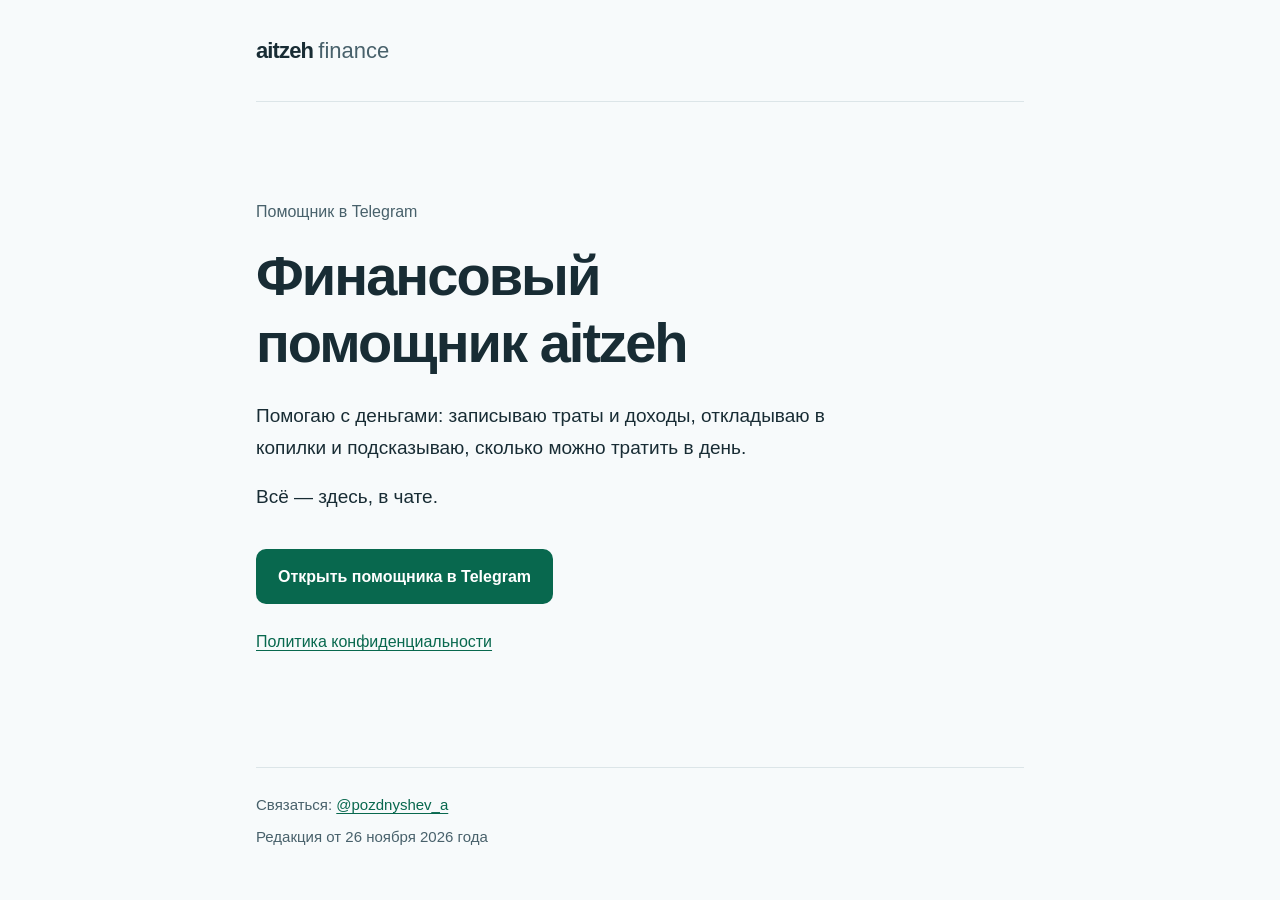
<file: index.html>
<!doctype html>
<html lang="ru">
<head>
  <meta charset="utf-8">
  <meta name="viewport" content="width=device-width, initial-scale=1">
  <meta name="description" content="Финансовый помощник aitzeh в Telegram: учёт трат и доходов, копилки и дневной лимит.">
  <title>Финансовый помощник aitzeh</title>
  <link rel="stylesheet" href="styles.css">
</head>
<body>
  <header class="site-header"><a class="brand" href="./">aitzeh <span>finance</span></a></header>
  <main class="home">
    <p class="eyebrow">Помощник в Telegram</p>
    <h1>Финансовый помощник aitzeh</h1>
    <div class="intro">
      <p>Помогаю с деньгами: записываю траты и доходы, откладываю в копилки и подсказываю, сколько можно тратить в день.</p>
      <p>Всё — здесь, в чате.</p>
    </div>
    <a class="button" href="https://t.me/aitzeh_finance_bot">Открыть помощника в Telegram</a>
    <p class="policy-link"><a href="privacy.html">Политика конфиденциальности</a></p>
  </main>
  <footer class="site-footer">
    <p>Связаться: <a href="https://t.me/pozdnyshev_a">@pozdnyshev_a</a></p>
    <p>Редакция от <time datetime="2026-11-26">26 ноября 2026 года</time></p>
  </footer>
</body>
</html>
</file>
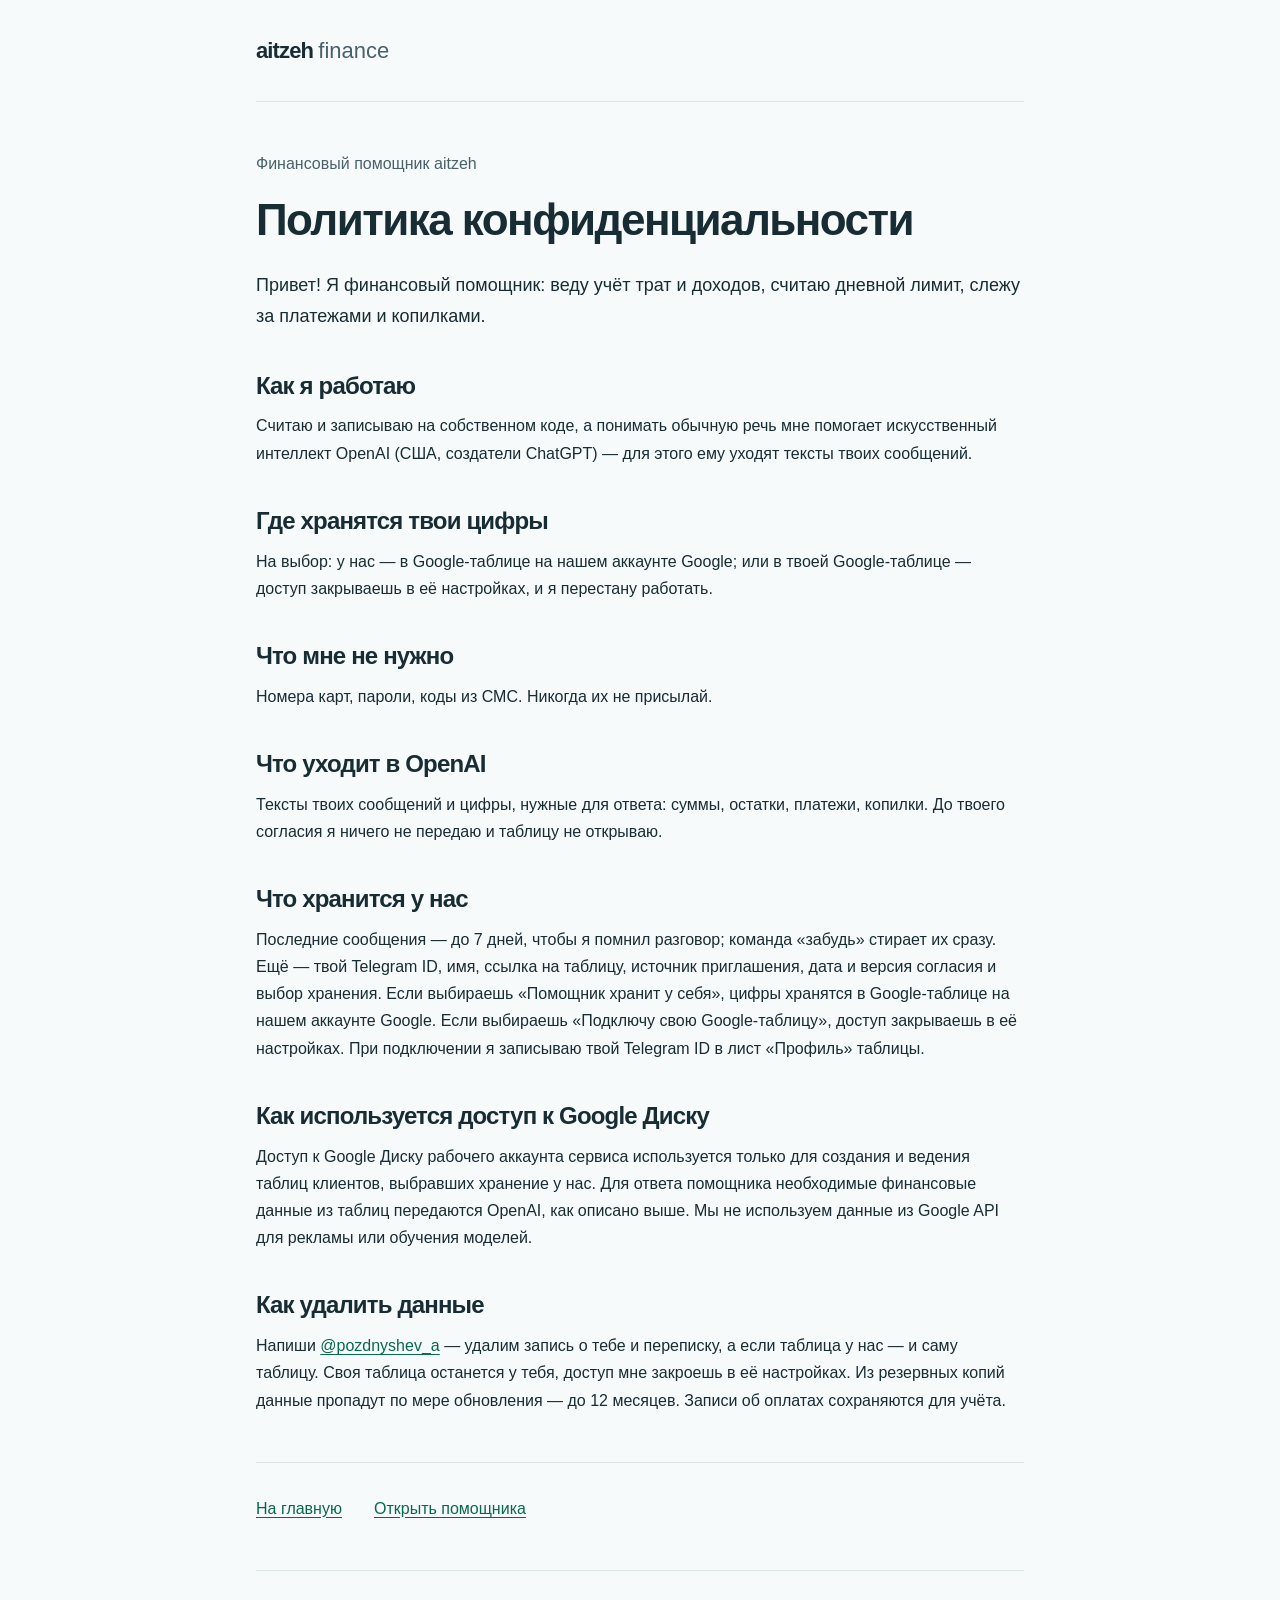
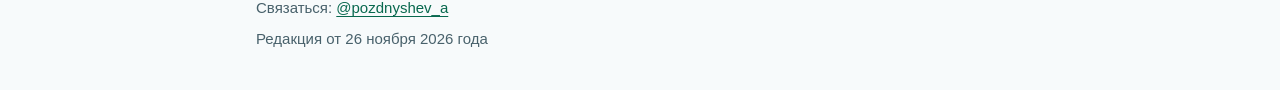
<file: privacy.html>
<!doctype html>
<html lang="ru">
<head>
  <meta charset="utf-8">
  <meta name="viewport" content="width=device-width, initial-scale=1">
  <meta name="description" content="Как финансовый помощник aitzeh обрабатывает сообщения и данные, где хранятся цифры и как удалить данные.">
  <title>Политика конфиденциальности — aitzeh finance</title>
  <link rel="stylesheet" href="styles.css">
</head>
<body>
  <header class="site-header"><a class="brand" href="./">aitzeh <span>finance</span></a></header>
  <main class="policy">
    <p class="eyebrow">Финансовый помощник aitzeh</p>
    <h1>Политика конфиденциальности</h1>
    <p class="lede">Привет! Я финансовый помощник: веду учёт трат и доходов, считаю дневной лимит, слежу за платежами и копилками.</p>

    <section aria-labelledby="work">
      <h2 id="work">Как я работаю</h2>
      <p>Считаю и записываю на собственном коде, а понимать обычную речь мне помогает искусственный интеллект OpenAI (США, создатели ChatGPT) — для этого ему уходят тексты твоих сообщений.</p>
    </section>
    <section aria-labelledby="storage">
      <h2 id="storage">Где хранятся твои цифры</h2>
      <p>На выбор: у нас — в Google-таблице на нашем аккаунте Google; или в твоей Google-таблице — доступ закрываешь в её настройках, и я перестану работать.</p>
    </section>
    <section aria-labelledby="sensitive">
      <h2 id="sensitive">Что мне не нужно</h2>
      <p>Номера карт, пароли, коды из СМС. Никогда их не присылай.</p>
    </section>
    <section aria-labelledby="openai">
      <h2 id="openai">Что уходит в OpenAI</h2>
      <p>Тексты твоих сообщений и цифры, нужные для ответа: суммы, остатки, платежи, копилки. До твоего согласия я ничего не передаю и таблицу не открываю.</p>
    </section>
    <section aria-labelledby="service-data">
      <h2 id="service-data">Что хранится у нас</h2>
      <p>Последние сообщения — до 7 дней, чтобы я помнил разговор; команда «забудь» стирает их сразу. Ещё — твой Telegram ID, имя, ссылка на таблицу, источник приглашения, дата и версия согласия и выбор хранения. Если выбираешь «Помощник хранит у себя», цифры хранятся в Google-таблице на нашем аккаунте Google. Если выбираешь «Подключу свою Google-таблицу», доступ закрываешь в её настройках. При подключении я записываю твой Telegram ID в лист «Профиль» таблицы.</p>
    </section>
    <section aria-labelledby="google">
      <h2 id="google">Как используется доступ к Google Диску</h2>
      <p>Доступ к Google Диску рабочего аккаунта сервиса используется только для создания и ведения таблиц клиентов, выбравших хранение у нас. Для ответа помощника необходимые финансовые данные из таблиц передаются OpenAI, как описано выше. Мы не используем данные из Google API для рекламы или обучения моделей.</p>
    </section>
    <section aria-labelledby="deletion">
      <h2 id="deletion">Как удалить данные</h2>
      <p>Напиши <a href="https://t.me/pozdnyshev_a">@pozdnyshev_a</a> — удалим запись о тебе и переписку, а если таблица у нас — и саму таблицу. Своя таблица останется у тебя, доступ мне закроешь в её настройках. Из резервных копий данные пропадут по мере обновления — до 12 месяцев. Записи об оплатах сохраняются для учёта.</p>
    </section>
    <nav class="page-nav" aria-label="Навигация"><a href="./">На главную</a><a href="https://t.me/aitzeh_finance_bot">Открыть помощника</a></nav>
  </main>
  <footer class="site-footer">
    <p>Связаться: <a href="https://t.me/pozdnyshev_a">@pozdnyshev_a</a></p>
    <p>Редакция от <time datetime="2026-11-26">26 ноября 2026 года</time></p>
  </footer>
</body>
</html>
</file>
<file: styles.css>
:root {
  color-scheme: light;
  font-family: -apple-system, BlinkMacSystemFont, "Segoe UI", sans-serif;
  font-size: 100%;
  line-height: 1.7;
  color: #182c34;
  background: #f7fafb;
  -webkit-text-size-adjust: 100%;
}
* { box-sizing: border-box; }
body { margin: 0; }
a { color: #08684e; text-underline-offset: .2em; }
a:hover { color: #034c39; }
a:focus-visible { outline: 3px solid #bd6b10; outline-offset: 5px; }
.site-header, main, .site-footer { width: min(100% - 2.5rem, 48rem); margin-inline: auto; }
.site-header { padding-block: 2rem; border-bottom: 1px solid #dce5e8; }
.brand { color: #182c34; font-size: 1.375rem; font-weight: 750; text-decoration: none; letter-spacing: -.04em; }
.brand span { font-weight: 400; color: #48616b; letter-spacing: 0; }
.eyebrow { color: #48616b; font-size: 1rem; margin: 0 0 1rem; }
h1, h2 { line-height: 1.2; letter-spacing: -.035em; text-wrap: balance; }
h1 { font-size: clamp(2rem, 5.5vw, 3.5rem); margin: 0 0 1.5rem; }
h2 { font-size: 1.5rem; margin: 0 0 .75rem; }
p { margin: 0 0 1rem; }
.home { padding-block: clamp(3rem, 10vw, 6rem); }
.intro { max-width: 39rem; font-size: 1.1875rem; }
.button { display: inline-block; margin-top: 1.25rem; padding: .875rem 1.375rem; background: #08684e; color: #fff; border-radius: .625rem; font-size: 1rem; font-weight: 600; text-decoration: none; }
.button:hover { color: #fff; background: #034c39; }
.policy-link { margin-top: 1.5rem; }
.policy { padding-block: 3rem; }
.policy h1 { font-size: clamp(2rem, 5vw, 2.75rem); overflow-wrap: anywhere; }
.lede { font-size: 1.125rem; }
.policy section { margin-top: 2.5rem; }
.page-nav { display: flex; flex-wrap: wrap; gap: 1rem 2rem; padding-top: 2rem; margin-top: 3rem; border-top: 1px solid #dce5e8; }
.site-footer { border-top: 1px solid #dce5e8; padding-block: 1.5rem 2rem; color: #48616b; font-size: .9375rem; }
.site-footer p { margin-bottom: .375rem; }
@media (max-width: 480px) {
  .site-header, main, .site-footer { width: calc(100% - 2rem); }
  .button { display: block; text-align: center; }
}
</file>
